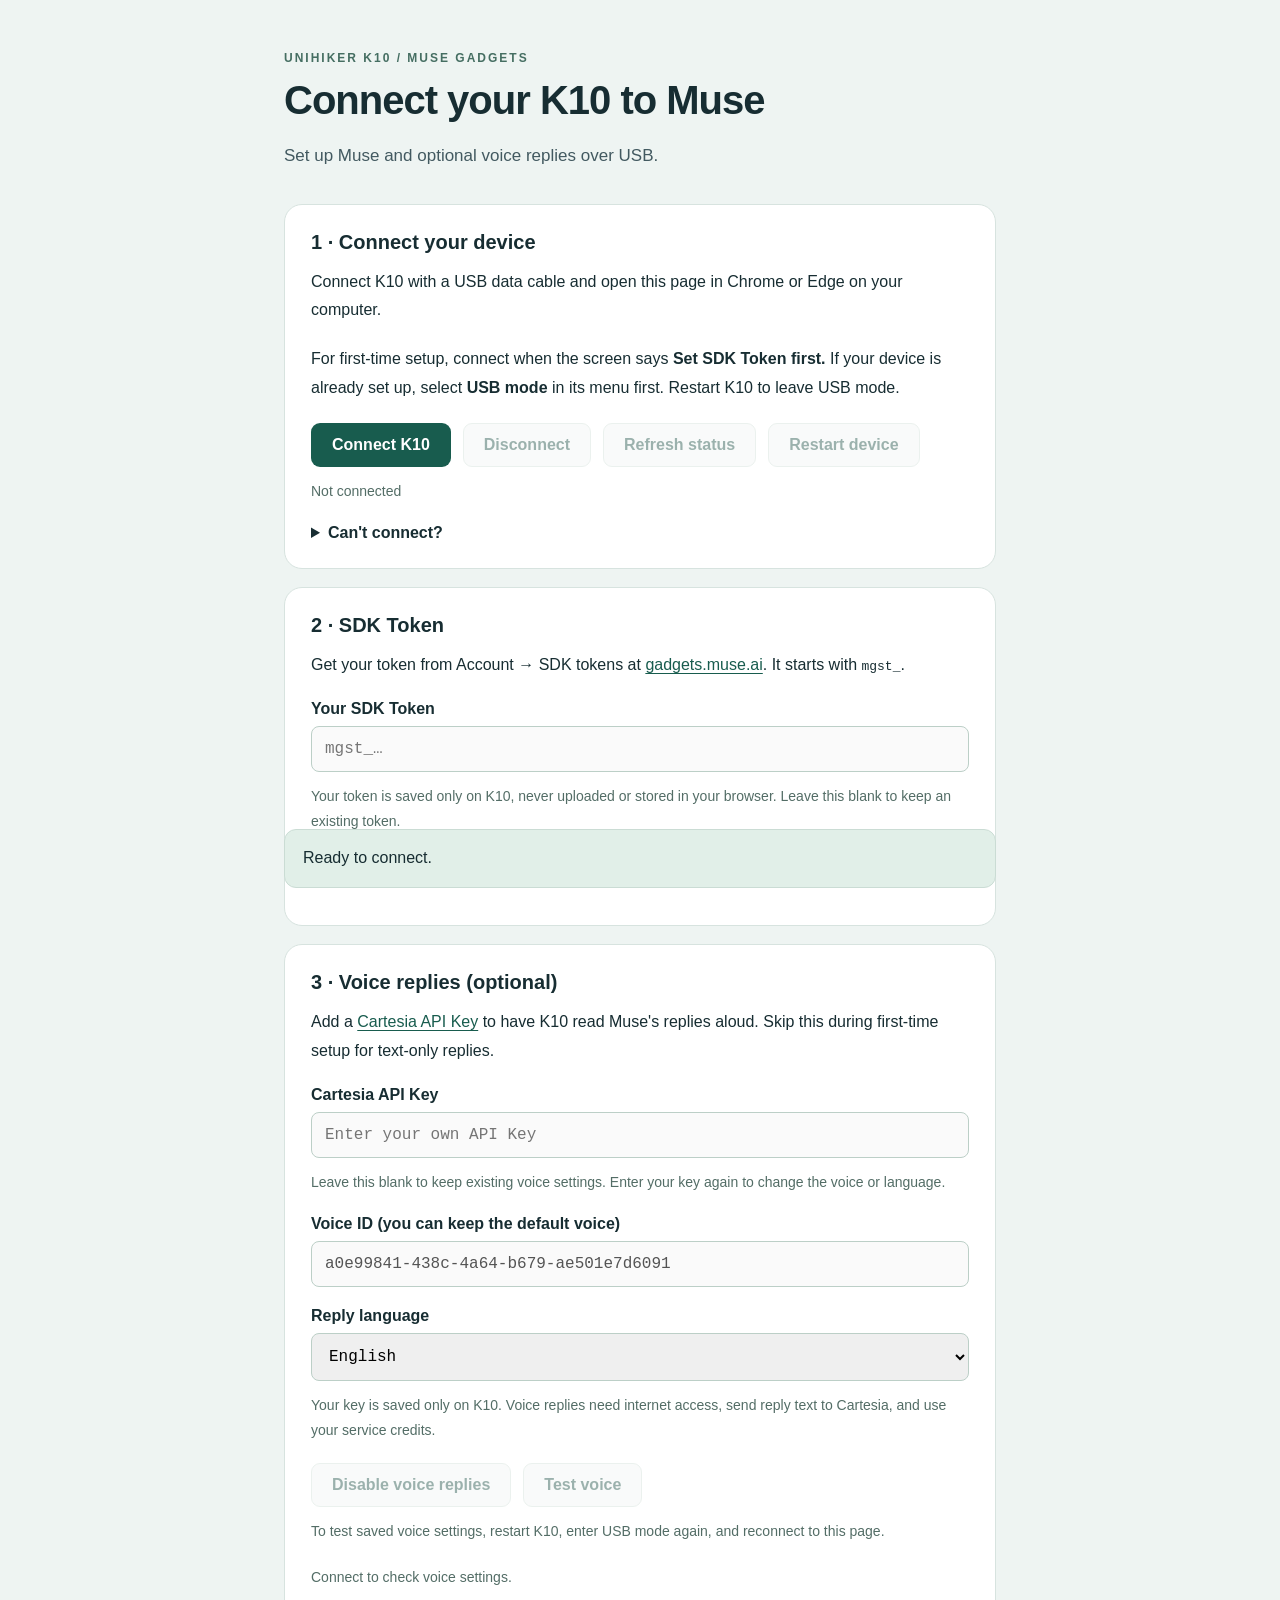
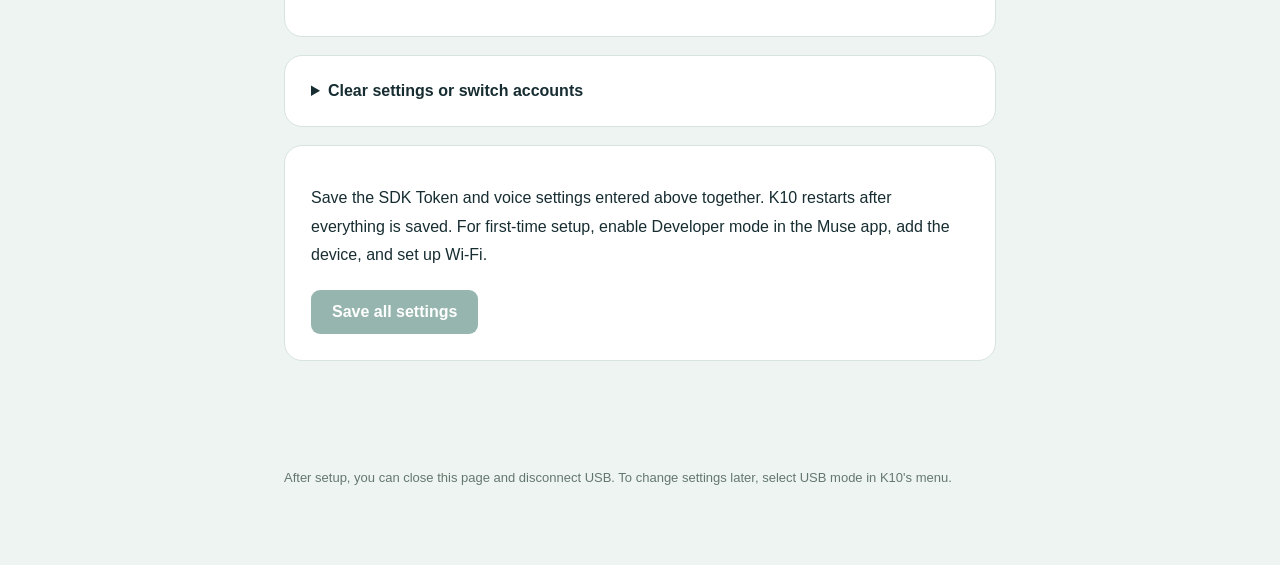
<file: esp32/tools/muse/usb-config/index.html>
<!doctype html>
<html lang="en">
<head>
  <meta charset="utf-8">
  <meta name="viewport" content="width=device-width,initial-scale=1">
  <meta http-equiv="Content-Security-Policy" content="default-src 'self'; script-src 'self'; style-src 'self'; connect-src 'none'; img-src 'self'; object-src 'none'; base-uri 'none'; form-action 'none'">
  <title>K10 · Muse USB Setup</title>
  <link rel="stylesheet" href="style.css">
  <script type="module" src="app.mjs"></script>
</head>
<body>
  <main>
    <span class="eyebrow">UNIHIKER K10 / MUSE GADGETS</span>
    <h1>Connect your K10 to Muse</h1>
    <p class="lead">Set up Muse and optional voice replies over USB.</p>
    <section class="card" aria-labelledby="connection-heading">
      <h2 id="connection-heading">1 · Connect your device</h2>
      <p>Connect K10 with a USB data cable and open this page in Chrome or Edge on your computer.</p>
      <p>For first-time setup, connect when the screen says <strong>Set SDK Token first.</strong> If your device is already set up, select <strong>USB mode</strong> in its menu first. Restart K10 to leave USB mode.</p>
      <div class="actions"><button id="connect">Connect K10</button><button id="disconnect" class="secondary" disabled>Disconnect</button><button id="status" class="secondary" disabled>Refresh status</button><button id="restart" class="secondary" disabled>Restart device</button></div>
      <p id="device" class="detail">Not connected</p>
      <details><summary>Can't connect?</summary><p>Close other pages or serial tools connected to K10, then try again. If you just flashed the firmware, release BOOT and press RESET once.</p></details>
    </section>
    <form id="config-form" autocomplete="off" novalidate>
      <section class="card" aria-labelledby="token-heading">
        <h2 id="token-heading">2 · SDK Token</h2>
        <p>Get your token from Account → SDK tokens at <a href="https://gadgets.muse.ai" target="_blank" rel="noopener noreferrer">gadgets.muse.ai</a>. It starts with <code>mgst_</code>.</p>
        <label for="token">Your SDK Token</label>
        <input id="token" name="sdk-token" type="password" autocomplete="off" spellcheck="false" autocapitalize="none" maxlength="48" placeholder="mgst_…" disabled aria-describedby="privacy">
        <p id="privacy" class="detail">Your token is saved only on K10, never uploaded or stored in your browser. Leave this blank to keep an existing token.</p>
        <p id="configuration" class="detail">Connect to check your settings.</p>
      </section>
      <section class="card" aria-labelledby="tts-heading">
        <h2 id="tts-heading">3 · Voice replies (optional)</h2>
        <p>Add a <a href="https://play.cartesia.ai/keys" target="_blank" rel="noopener noreferrer">Cartesia API Key</a> to have K10 read Muse's replies aloud. Skip this during first-time setup for text-only replies.</p>
        <label for="tts-key">Cartesia API Key</label>
        <input id="tts-key" type="password" autocomplete="off" spellcheck="false" autocapitalize="none" maxlength="255" placeholder="Enter your own API Key" disabled aria-describedby="tts-key-help">
        <p id="tts-key-help" class="detail">Leave this blank to keep existing voice settings. Enter your key again to change the voice or language.</p>
        <label for="tts-voice">Voice ID (you can keep the default voice)</label>
        <input id="tts-voice" type="text" value="a0e99841-438c-4a64-b679-ae501e7d6091" maxlength="36" spellcheck="false" disabled required>
        <label for="tts-language">Reply language</label>
        <select id="tts-language"><option value="en" selected>English</option><option value="zh">Chinese</option><option value="es">Spanish</option><option value="fr">French</option><option value="de">German</option><option value="ja">Japanese</option><option value="ko">Korean</option><option value="pt">Portuguese</option><option value="it">Italian</option></select>
        <p class="detail">Your key is saved only on K10. Voice replies need internet access, send reply text to Cartesia, and use your service credits.</p>
        <div class="actions"><button id="tts-clear" type="button" class="secondary" disabled>Disable voice replies</button><button id="tts-test" type="button" class="secondary" disabled>Test voice</button></div>
        <p class="detail">To test saved voice settings, restart K10, enter USB mode again, and reconnect to this page.</p>
        <p id="tts-configuration" class="detail">Connect to check voice settings.</p>
      </section>
    </form>
    <details class="card">
      <summary>Clear settings or switch accounts</summary>
      <p>Clearing only the SDK Token takes effect after a restart. Pairing, Wi-Fi, and voice settings are kept.</p>
      <p>Before switching accounts or giving the device to someone else, clear all user settings and remove the old device in the Muse app. This also clears Wi-Fi and your Cartesia key, so you will need to set up K10 again.</p>
      <div class="actions"><button id="clear" class="secondary" disabled>Clear SDK Token only</button><button id="factory" class="danger" disabled>Clear all user settings</button></div>
    </details>
    <section class="card" aria-label="Save settings">
      <p>Save the SDK Token and voice settings entered above together. K10 restarts after everything is saved. For first-time setup, enable Developer mode in the Muse app, add the device, and set up Wi-Fi.</p>
      <button id="save" type="submit" form="config-form" disabled>Save all settings</button>
    </section>
    <p id="notice" role="status" aria-live="polite">Ready to connect.</p>
    <footer>After setup, you can close this page and disconnect USB. To change settings later, select USB mode in K10's menu.</footer>
  </main>
</body>
</html>
</file>
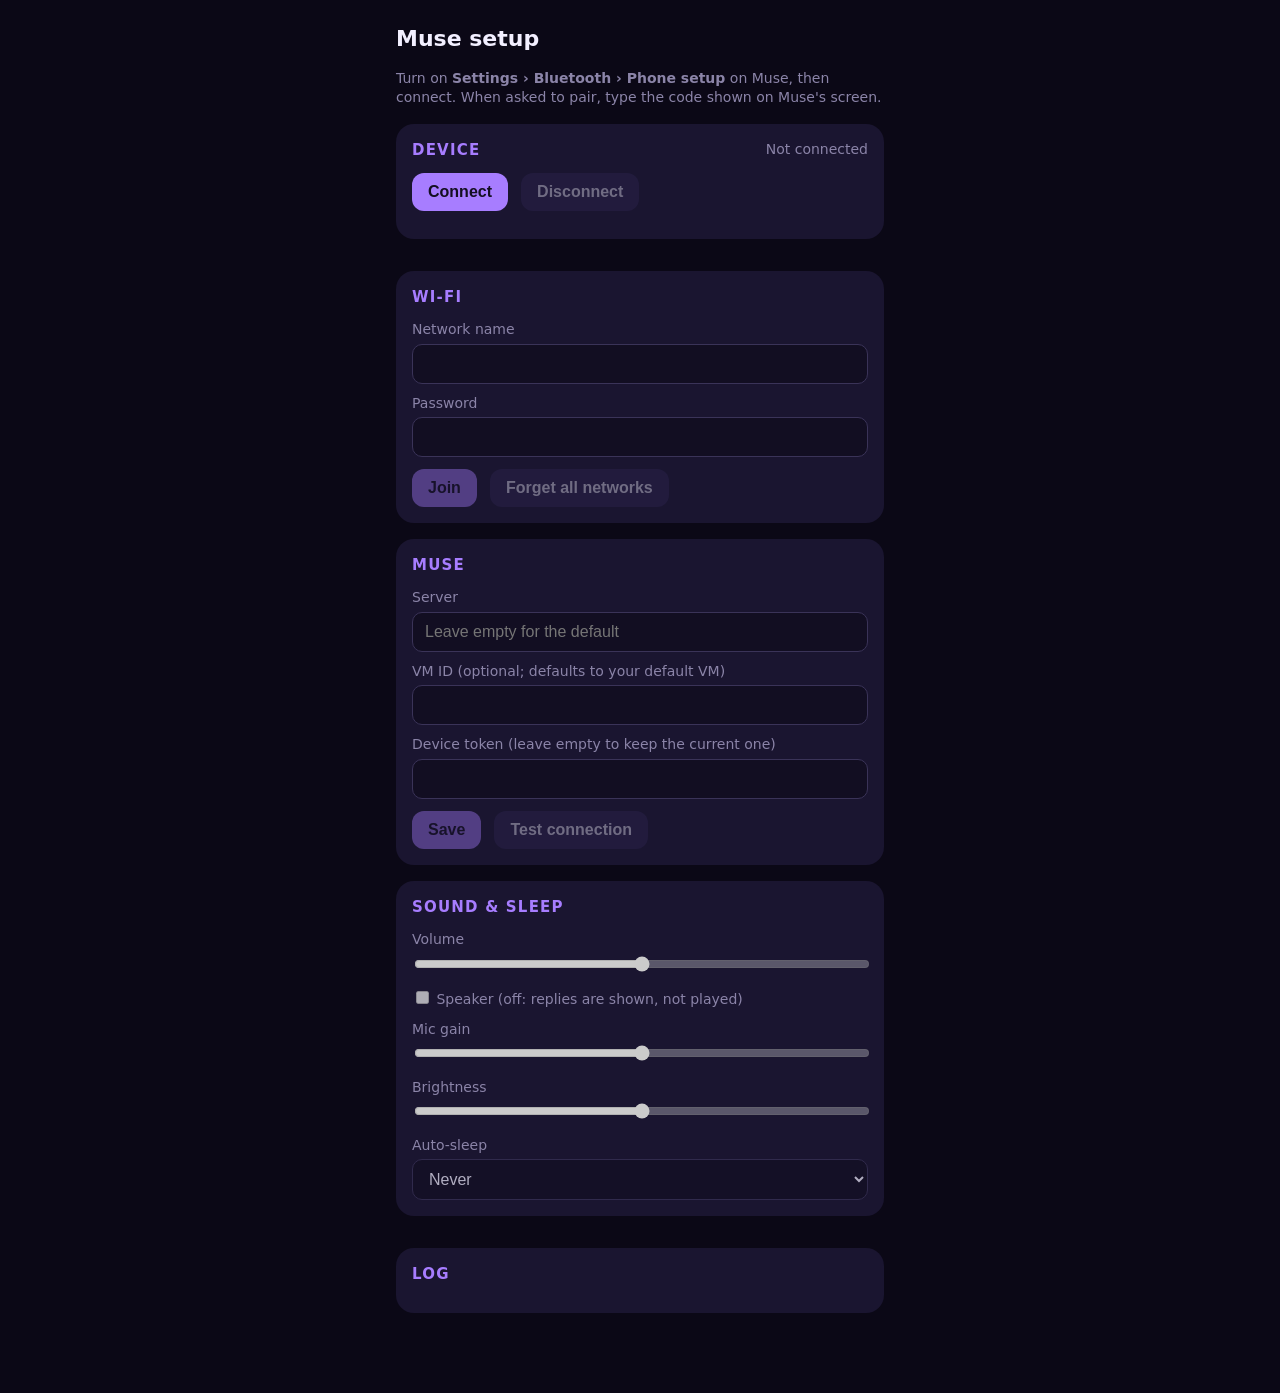
<file: esp32/tools/muse/ble_setup.html>
<!doctype html>
<!--
  Copyright (c) Meta Platforms, Inc. and affiliates.

  Licensed under the Apache License, Version 2.0 (the "License");
  you may not use this file except in compliance with the License.
  You may obtain a copy of the License at

      http://www.apache.org/licenses/LICENSE-2.0

  Unless required by applicable law or agreed to in writing, software
  distributed under the License is distributed on an "AS IS" BASIS,
  WITHOUT WARRANTIES OR CONDITIONS OF ANY KIND, either express or implied.
  See the License for the specific language governing permissions and
  limitations under the License.
-->
<!--
  Muse phone setup over Bluetooth LE (Web Bluetooth).

  1. On Muse: swipe left > Bluetooth > turn on "Phone setup" (no-touch boards:
     menu button > Phone setup).
  2. Serve this folder and open it in Chrome (desktop or Android):
       cd tools/muse && python3 -m http.server 8000   ->  http://localhost:8000/ble_setup.html
     Web Bluetooth needs https or localhost. iOS Safari lacks Web Bluetooth;
     use the Bluefy browser there.
  3. Connect, then enter the 6-digit code Muse shows when your OS asks to pair.
-->
<html lang="en">
<head>
<meta charset="utf-8">
<meta name="viewport" content="width=device-width, initial-scale=1">
<title>Muse setup</title>
<style>
  :root { --bg:#0b0816; --card:#1a1530; --accent:#a77dff; --text:#f2efff; --dim:#8b84a8; --ok:#6ff0bf; --bad:#ff5c5c; }
  * { box-sizing: border-box; }
  body { margin:0; background:var(--bg); color:var(--text); font:16px/1.4 system-ui, sans-serif; }
  main { max-width:520px; margin:0 auto; padding:24px 16px 64px; }
  h1 { font-size:22px; margin:0 0 4px; }
  h2 { font-size:15px; letter-spacing:.08em; text-transform:uppercase; color:var(--accent); margin:0 0 12px; }
  p.dim, .dim { color:var(--dim); font-size:14px; }
  section { background:var(--card); border-radius:18px; padding:16px; margin:16px 0; }
  label { display:block; font-size:14px; color:var(--dim); margin:10px 0 4px; }
  input[type=text], input[type=password], select {
    width:100%; padding:10px 12px; border-radius:10px; border:1px solid #3a3358;
    background:#120e22; color:var(--text); font-size:16px;
  }
  input[type=range] { width:100%; accent-color:var(--accent); }
  button {
    background:var(--accent); color:#140f22; border:0; border-radius:12px; padding:10px 16px;
    font-size:16px; font-weight:600; margin:12px 8px 0 0; cursor:pointer;
  }
  button.secondary { background:#2e2552; color:var(--text); }
  button:disabled { opacity:.4; cursor:default; }
  .row { display:flex; justify-content:space-between; gap:12px; }
  #log { font:13px/1.5 ui-monospace, monospace; white-space:pre-wrap; color:var(--dim); max-height:180px; overflow:auto; }
  .ok { color:var(--ok); } .bad { color:var(--bad); }
  fieldset { border:0; padding:0; margin:0; }
</style>
</head>
<body>
<main>
  <h1>Muse setup</h1>
  <p class="dim">Turn on <b>Settings &rsaquo; Bluetooth &rsaquo; Phone setup</b> on Muse, then connect.
     When asked to pair, type the code shown on Muse's screen.</p>

  <section>
    <div class="row"><h2 style="margin:0">Device</h2><span id="conn" class="dim">Not connected</span></div>
    <button id="connect">Connect</button>
    <button id="disconnect" class="secondary" disabled>Disconnect</button>
    <div id="status" class="dim" style="margin-top:12px"></div>
  </section>

  <fieldset id="controls" disabled>
    <section>
      <h2>Wi-Fi</h2>
      <label for="ssid">Network name</label>
      <input id="ssid" type="text" autocomplete="off" maxlength="32">
      <label for="pass">Password</label>
      <input id="pass" type="password" autocomplete="off" maxlength="64">
      <button id="wifi-join">Join</button>
      <button id="wifi-forget" class="secondary">Forget all networks</button>
    </section>

    <section>
      <h2>Muse</h2>
      <label for="host">Server</label>
      <input id="host" type="text" autocomplete="off" maxlength="63" placeholder="Leave empty for the default">
      <label for="vm">VM ID <span class="dim">(optional; defaults to your default VM)</span></label>
      <input id="vm" type="text" autocomplete="off" maxlength="63">
      <label for="token">Device token <span class="dim">(leave empty to keep the current one)</span></label>
      <input id="token" type="password" autocomplete="off" maxlength="1023">
      <button id="hatch-save">Save</button>
      <button id="hatch-test" class="secondary">Test connection</button>
    </section>

    <section>
      <h2>Sound &amp; sleep</h2>
      <label>Volume <span id="volume-v"></span></label>
      <input id="volume" type="range" min="0" max="100">
      <label><input id="speaker" type="checkbox"> Speaker <span class="dim">(off: replies are shown, not played)</span></label>
      <label>Mic gain <span id="mic-v"></span></label>
      <input id="mic" type="range" min="0" max="36" step="3">
      <label>Brightness <span id="bright-v"></span></label>
      <input id="bright" type="range" min="10" max="100">
      <label for="sleep">Auto-sleep</label>
      <select id="sleep">
        <option value="0">Never</option><option value="30">30 seconds</option><option value="60">1 minute</option>
        <option value="120">2 minutes</option><option value="300">5 minutes</option><option value="600">10 minutes</option>
      </select>
    </section>
  </fieldset>

  <section>
    <h2>Log</h2>
    <div id="log"></div>
  </section>
</main>

<script>
const SVC    = '4d757365-0001-4000-8000-6a6f6c6c7900';
const CMD    = '4d757365-0002-4000-8000-6a6f6c6c7900';
const STATUS = '4d757365-0003-4000-8000-6a6f6c6c7900';
const TOKEN_CHUNK = 180;   // stays well under the 512-byte attribute limit

const $ = id => document.getElementById(id);
let device, cmdChar, statusChar, queue = Promise.resolve();

function log(msg, cls) {
  const line = document.createElement('div');
  line.textContent = `${new Date().toLocaleTimeString()}  ${msg}`;
  if (cls) line.className = cls;
  $('log').prepend(line);
}

// Commands are serialized: each write waits for the previous one's response.
function send(cmd, value = '') {
  queue = queue.then(async () => {
    await cmdChar.writeValueWithResponse(new TextEncoder().encode(`${cmd}=${value}`));
  }).catch(e => log(`${cmd} failed: ${e.message}`, 'bad'));
  return queue;
}

async function refresh() {
  const s = JSON.parse(new TextDecoder().decode(await statusChar.readValue()));
  const w = s.wifi, h = s.hatch;
  $('conn').textContent = `${s.name} · fw ${s.fw}`;
  $('status').innerHTML =
    `Wi-Fi: <b>${w.on ? w.state : 'off'}</b>${w.ssid ? ` (${esc(w.ssid)}${w.ip ? `, ${w.ip}` : ''})` : ''}<br>` +
    `Muse: <b>${esc(h.state)}</b> · token ${h.token ? 'set' : 'not set'}<br>` +
    (s.battery >= 0 ? `Battery ${s.battery}%` : 'Battery: n/a');
  if (document.activeElement !== $('ssid') && !$('ssid').value) $('ssid').value = w.ssid;
  if (document.activeElement !== $('host')) $('host').value = h.host;
  if (document.activeElement !== $('vm')) $('vm').value = h.vm;
  setRange('volume', s.volume, v => `${v}%`);
  $('speaker').checked = s.speaker;
  setRange('mic', s.mic_gain, v => `${v} dB`);
  setRange('bright', s.brightness, v => `${v}%`);
  $('sleep').value = String(s.sleep);
}

function setRange(id, v, fmt) {
  if (document.activeElement !== $(id)) $(id).value = v;
  $(`${id}-v`).textContent = fmt($(id).value);
}

function esc(s) { return String(s).replace(/[&<>"]/g, c => `&#${c.charCodeAt(0)};`); }

async function connect() {
  device = await navigator.bluetooth.requestDevice({ filters: [{ namePrefix: 'MuseGadget-' }, { namePrefix: 'HomeLink-' }, { namePrefix: 'Muse-' }], optionalServices: [SVC] });
  device.addEventListener('gattserverdisconnected', () => {
    log('Disconnected');
    $('conn').textContent = 'Not connected';
    $('controls').disabled = true;
    $('connect').disabled = false;
    $('disconnect').disabled = true;
  });
  log(`Connecting to ${device.name}…`);
  const server = await device.gatt.connect();
  const svc = await server.getPrimaryService(SVC);
  cmdChar = await svc.getCharacteristic(CMD);
  statusChar = await svc.getCharacteristic(STATUS);
  // The first protected read triggers pairing: enter the code shown on Muse.
  log('Pairing: enter the code shown on Muse if asked');
  await refresh();
  await statusChar.startNotifications();
  statusChar.addEventListener('characteristicvaluechanged', e => {
    const msg = new TextDecoder().decode(e.target.value);
    log(msg, msg.includes('error') ? 'bad' : 'ok');
    refresh().catch(() => {});
  });
  log('Connected', 'ok');
  $('controls').disabled = false;
  $('connect').disabled = true;
  $('disconnect').disabled = false;
}

$('connect').onclick = () => {
  if (!navigator.bluetooth) { log('This browser has no Web Bluetooth. Use Chrome (or Bluefy on iOS).', 'bad'); return; }
  connect().catch(e => log(e.message, 'bad'));
};
$('disconnect').onclick = () => device?.gatt.disconnect();

$('wifi-join').onclick = async () => {
  const ssid = $('ssid').value.trim();
  if (!ssid) { log('Enter a network name', 'bad'); return; }
  send('wifi.ssid', ssid);
  if ($('pass').value) send('wifi.pass', $('pass').value);
  await send('wifi.connect');
  $('pass').value = '';
};
$('wifi-forget').onclick = () => { $('ssid').value = ''; send('wifi.forget'); };

$('hatch-save').onclick = async () => {
  send('hatch.host', $('host').value.trim());
  send('hatch.vm', $('vm').value.trim());
  const token = $('token').value.trim();
  for (let i = 0; i < token.length; i += TOKEN_CHUNK) {
    send(i ? 'hatch.token+' : 'hatch.token', token.slice(i, i + TOKEN_CHUNK));
  }
  await queue;
  $('token').value = '';
};
$('hatch-test').onclick = () => send('hatch.test');

for (const [id, cmd, fmt] of [['volume', 'volume', v => `${v}%`], ['mic', 'mic_gain', v => `${v} dB`],
                              ['bright', 'brightness', v => `${v}%`]]) {
  $(id).oninput = () => { $(`${id}-v`).textContent = fmt($(id).value); };
  $(id).onchange = () => send(cmd, $(id).value);
}
$('speaker').onchange = () => send('speaker', $('speaker').checked ? 1 : 0);
$('sleep').onchange = () => send('sleep', $('sleep').value);

// Keep Wi-Fi/Muse state fresh while connected.
setInterval(() => { if (device?.gatt.connected && !$('controls').disabled) refresh().catch(() => {}); }, 3000);
</script>
</body>
</html>
</file>
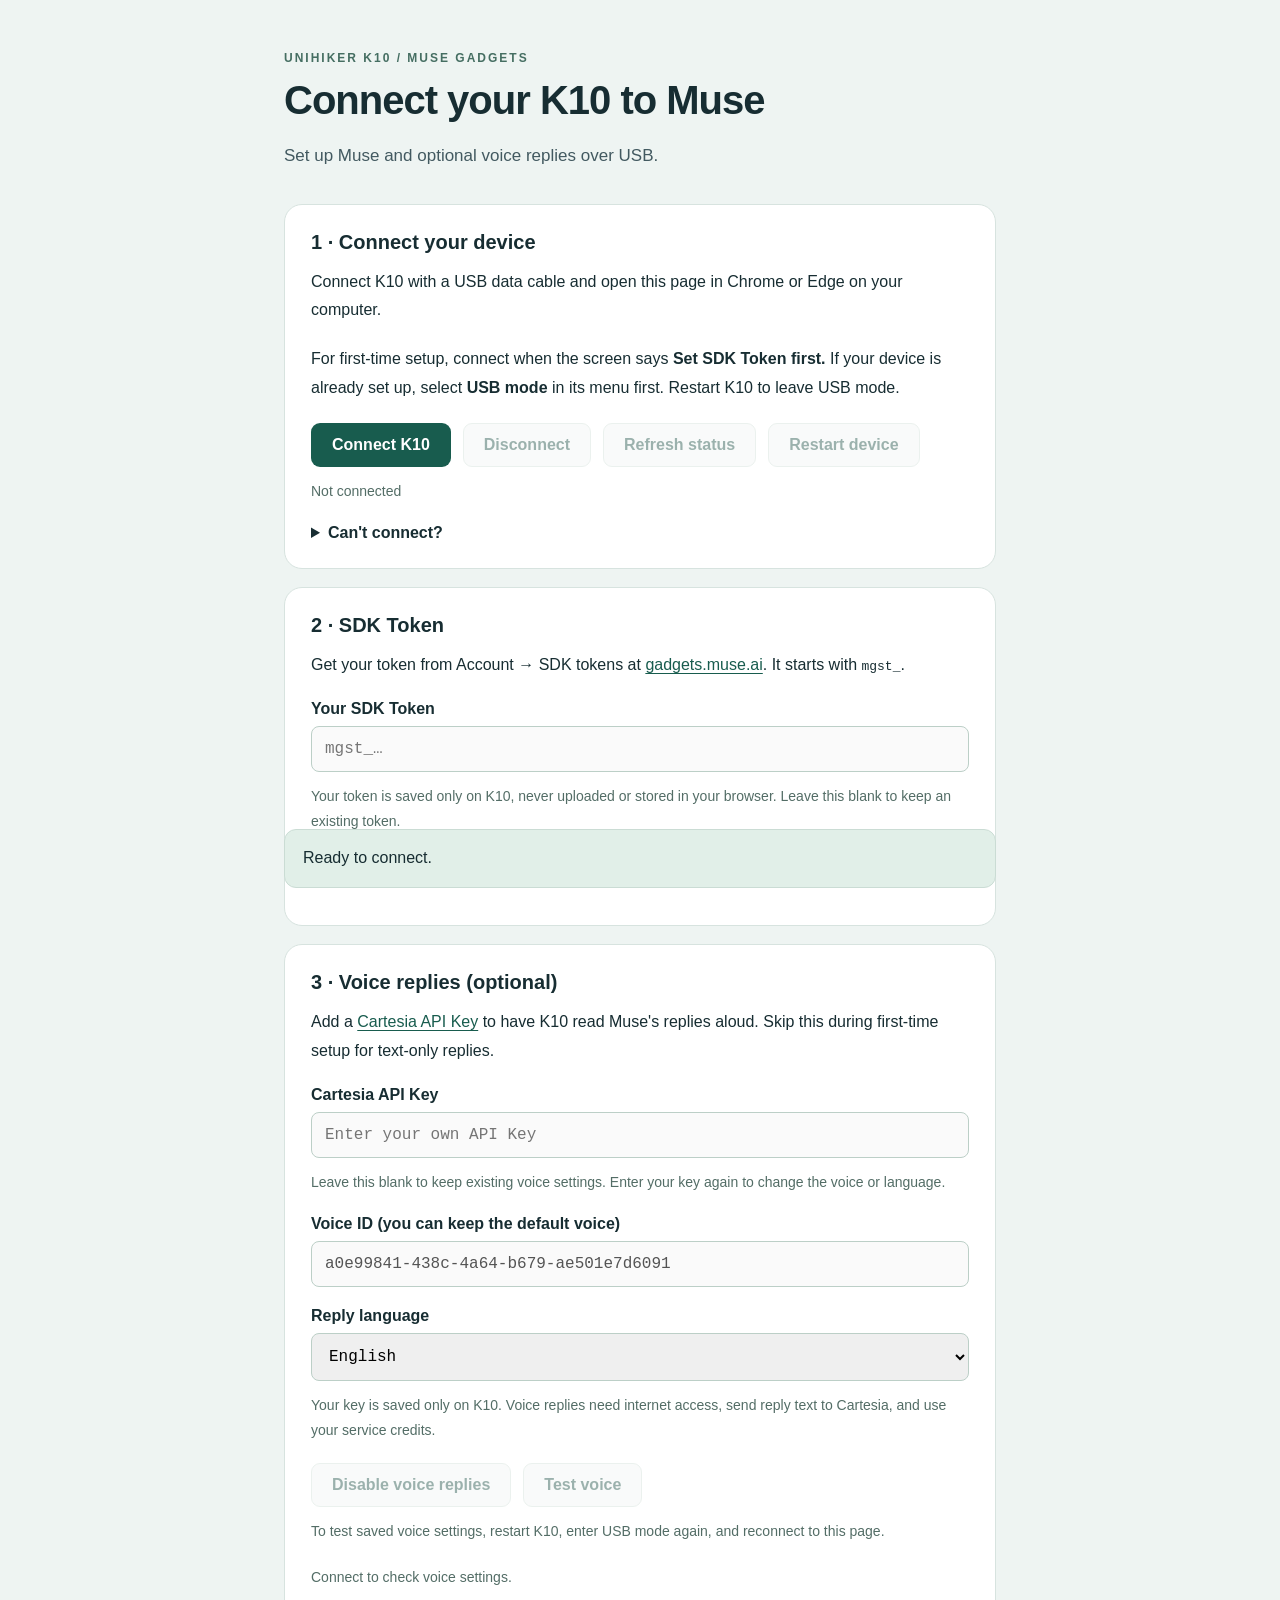
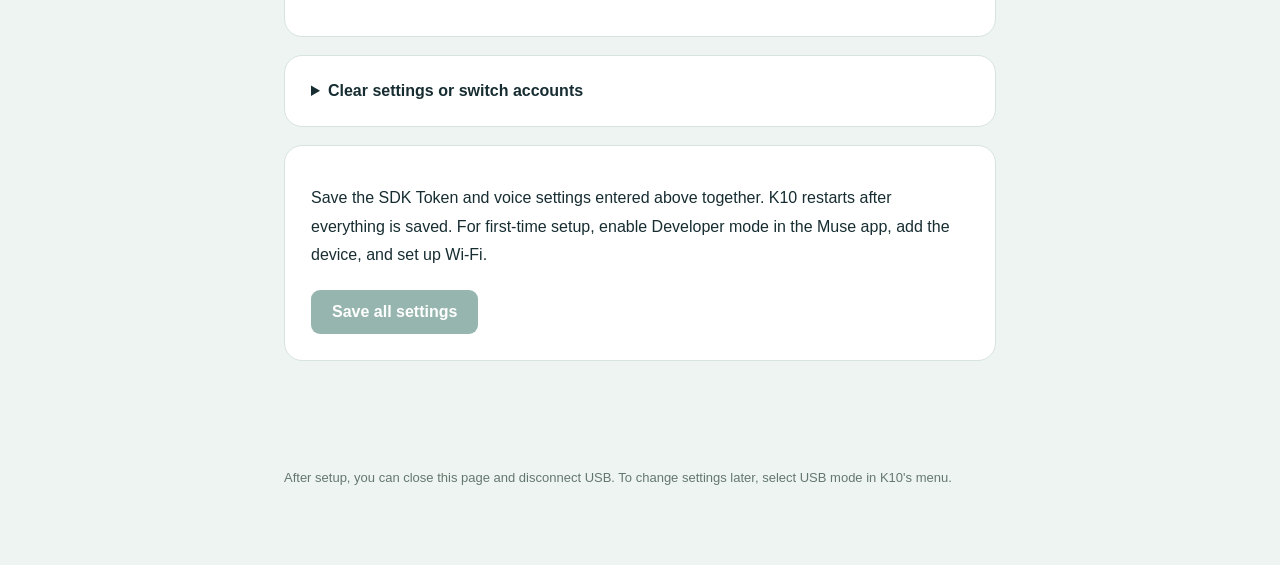
<file: esp32/tools/muse/usb-config/k10-usb-config.html>
<!doctype html>
<html lang="en">
<head>
  <meta charset="utf-8">
  <meta name="viewport" content="width=device-width,initial-scale=1">
  <meta http-equiv="Content-Security-Policy" content="default-src 'none'; script-src 'sha256-UCw382hB22oRfL59veFl6BXGtmw65fEN1YaI2W/i75g='; style-src 'sha256-NxlHndWp8SGZ2fyruJQV53F68//ydIw6eWxLr5dq3cQ='; connect-src 'none'; object-src 'none'; base-uri 'none'; form-action 'none'">
  <title>K10 · Muse USB Setup</title>
  <style>
:root { color-scheme: light; font-family: "Segoe UI", "Microsoft YaHei", sans-serif; color: #172d32; background: #eef4f2; }
* { box-sizing: border-box; }
body { margin: 0; }
main { width: min(760px, 100%); margin: 48px auto; padding: 0 24px; }
.eyebrow { color: #456e62; font-size: 12px; font-weight: 650; letter-spacing: 2px; }
h1 { font-size: clamp(28px, 5vw, 40px); letter-spacing: -1px; margin: 12px 0 18px; }
h2 { font-size: 20px; margin: 0 0 14px; }
p, footer { line-height: 1.8; }
.lead { font-size: 17px; color: #425960; margin-bottom: 32px; }
.card { padding: 26px; margin: 18px 0; background: white; border: 1px solid #d7e3df; border-radius: 18px; }
.card p { margin: 12px 0 20px; }
.actions { display: flex; flex-wrap: wrap; gap: 12px; }
button { font: inherit; font-weight: 600; border: 1px solid transparent; border-radius: 9px; background: #185c4e; color: white; padding: 12px 20px; cursor: pointer; }
button.secondary { background: #f2f6f4; color: #24554b; border-color: #d4e1db; }
button.danger { color: #9b3232; background: #fff4f4; border-color: #efd2d2; }
button:disabled { opacity: .45; cursor: not-allowed; }
button:focus-visible, input:focus-visible, summary:focus-visible { outline: 3px solid #8dbeb0; outline-offset: 3px; }
label { display: block; font-weight: 600; margin: 20px 0 8px; }
input, select { width: 100%; padding: 13px; font: 16px ui-monospace, monospace; border: 1px solid #bccfc7; border-radius: 8px; }
.detail { font-size: 14px; color: #536d66; overflow-wrap: anywhere; }
a { color: #185c4e; text-underline-offset: 3px; }
summary { cursor: pointer; font-weight: 600; }
#notice { position: sticky; bottom: 12px; border: 1px solid #cadcd4; padding: 14px 18px; background: #e1efe8; border-radius: 12px; }
#notice.error { color: #8a2c2c; background: #fff1f1; border-color: #ebcccc; }
footer { font-size: 13px; color: #64776f; padding: 12px 0 24px; }
@media (max-width: 520px) { main { margin-top: 28px; padding: 0 16px; } .card { padding: 20px; } button { flex-grow: 1; } }
</style>
  
</head>
<body>
  <main>
    <span class="eyebrow">UNIHIKER K10 / MUSE GADGETS</span>
    <h1>Connect your K10 to Muse</h1>
    <p class="lead">Set up Muse and optional voice replies over USB.</p>
    <section class="card" aria-labelledby="connection-heading">
      <h2 id="connection-heading">1 · Connect your device</h2>
      <p>Connect K10 with a USB data cable and open this page in Chrome or Edge on your computer.</p>
      <p>For first-time setup, connect when the screen says <strong>Set SDK Token first.</strong> If your device is already set up, select <strong>USB mode</strong> in its menu first. Restart K10 to leave USB mode.</p>
      <div class="actions"><button id="connect">Connect K10</button><button id="disconnect" class="secondary" disabled>Disconnect</button><button id="status" class="secondary" disabled>Refresh status</button><button id="restart" class="secondary" disabled>Restart device</button></div>
      <p id="device" class="detail">Not connected</p>
      <details><summary>Can't connect?</summary><p>Close other pages or serial tools connected to K10, then try again. If you just flashed the firmware, release BOOT and press RESET once.</p></details>
    </section>
    <form id="config-form" autocomplete="off" novalidate>
      <section class="card" aria-labelledby="token-heading">
        <h2 id="token-heading">2 · SDK Token</h2>
        <p>Get your token from Account → SDK tokens at <a href="https://gadgets.muse.ai" target="_blank" rel="noopener noreferrer">gadgets.muse.ai</a>. It starts with <code>mgst_</code>.</p>
        <label for="token">Your SDK Token</label>
        <input id="token" name="sdk-token" type="password" autocomplete="off" spellcheck="false" autocapitalize="none" maxlength="48" placeholder="mgst_…" disabled aria-describedby="privacy">
        <p id="privacy" class="detail">Your token is saved only on K10, never uploaded or stored in your browser. Leave this blank to keep an existing token.</p>
        <p id="configuration" class="detail">Connect to check your settings.</p>
      </section>
      <section class="card" aria-labelledby="tts-heading">
        <h2 id="tts-heading">3 · Voice replies (optional)</h2>
        <p>Add a <a href="https://play.cartesia.ai/keys" target="_blank" rel="noopener noreferrer">Cartesia API Key</a> to have K10 read Muse's replies aloud. Skip this during first-time setup for text-only replies.</p>
        <label for="tts-key">Cartesia API Key</label>
        <input id="tts-key" type="password" autocomplete="off" spellcheck="false" autocapitalize="none" maxlength="255" placeholder="Enter your own API Key" disabled aria-describedby="tts-key-help">
        <p id="tts-key-help" class="detail">Leave this blank to keep existing voice settings. Enter your key again to change the voice or language.</p>
        <label for="tts-voice">Voice ID (you can keep the default voice)</label>
        <input id="tts-voice" type="text" value="a0e99841-438c-4a64-b679-ae501e7d6091" maxlength="36" spellcheck="false" disabled required>
        <label for="tts-language">Reply language</label>
        <select id="tts-language"><option value="en" selected>English</option><option value="zh">Chinese</option><option value="es">Spanish</option><option value="fr">French</option><option value="de">German</option><option value="ja">Japanese</option><option value="ko">Korean</option><option value="pt">Portuguese</option><option value="it">Italian</option></select>
        <p class="detail">Your key is saved only on K10. Voice replies need internet access, send reply text to Cartesia, and use your service credits.</p>
        <div class="actions"><button id="tts-clear" type="button" class="secondary" disabled>Disable voice replies</button><button id="tts-test" type="button" class="secondary" disabled>Test voice</button></div>
        <p class="detail">To test saved voice settings, restart K10, enter USB mode again, and reconnect to this page.</p>
        <p id="tts-configuration" class="detail">Connect to check voice settings.</p>
      </section>
    </form>
    <details class="card">
      <summary>Clear settings or switch accounts</summary>
      <p>Clearing only the SDK Token takes effect after a restart. Pairing, Wi-Fi, and voice settings are kept.</p>
      <p>Before switching accounts or giving the device to someone else, clear all user settings and remove the old device in the Muse app. This also clears Wi-Fi and your Cartesia key, so you will need to set up K10 again.</p>
      <div class="actions"><button id="clear" class="secondary" disabled>Clear SDK Token only</button><button id="factory" class="danger" disabled>Clear all user settings</button></div>
    </details>
    <section class="card" aria-label="Save settings">
      <p>Save the SDK Token and voice settings entered above together. K10 restarts after everything is saved. For first-time setup, enable Developer mode in the Muse app, add the device, and set up Wi-Fi.</p>
      <button id="save" type="submit" form="config-form" disabled>Save all settings</button>
    </section>
    <p id="notice" role="status" aria-live="polite">Ready to connect.</p>
    <footer>After setup, you can close this page and disconnect USB. To change settings later, select USB mode in K10's menu.</footer>
  </main>
<script>
(() => {
"use strict";
function validToken(token) {
  return typeof token === 'string' && /^mgst_[A-Za-z0-9_-]{42}[AEIMQUYcgkosw048]$/.test(token);
}

function validTtsConfig(config) {
  return !!config && typeof config.api_key === 'string' && /^[A-Za-z0-9_-]{16,255}$/.test(config.api_key)
    && /^[0-9a-f]{8}-[0-9a-f]{4}-[0-9a-f]{4}-[0-9a-f]{4}-[0-9a-f]{12}$/i.test(config.voice)
    && /^[a-z]{2}$/.test(config.language);
}

// Validate every field before the first write; restart only after every ACK.
async function saveConfiguration(client, { token = '', tts = null }) {
  const saved = [];
  try {
    if (token && !validToken(token)) throw new Error('invalid_token');
    if (tts && !client.ttsSupported) throw new Error('tts_unsupported');
    if (tts && !validTtsConfig(tts)) throw new Error('invalid_tts');
    if (!token && !tts) throw new Error('no_changes');
    if (token) {
      const pending = client.request('save', token); token = '';
      await pending; saved.push('SDK Token');
    }
    if (tts) {
      const pending = client.request('tts.save', tts); tts.api_key = '';
      await pending; saved.push('voice settings');
    }
    try { await client.request('restart'); }
    catch (error) { error.restartFailed = true; throw error; }
    try { await client.disconnect(); } catch { /* Restart was already accepted. */ }
    return saved;
  } catch (error) {
    error.saved = saved;
    throw error;
  } finally {
    token = '';
    if (tts) tts.api_key = '';
  }
}

// This protocol never returns credentials. Non-protocol logs are discarded.
class SerialClient {
  constructor(serial, onDisconnect = () => {}, timeoutMs = 45000) {
    this.serial = serial;
    this.onDisconnect = onDisconnect;
    this.timeoutMs = timeoutMs;
    this.port = null;
    this.reader = null;
    this.pending = null;
    this.counter = 0;
    this.ttsSupported = false;
    this.verified = false;
  }

  async connect() {
    if (this.port) throw new Error('already_connected');
    const port = await this.serial.requestPort({ filters: [{ usbVendorId: 0x303a, usbProductId: 0x1001 }] });
    await port.open({ baudRate: 115200, flowControl: 'none' });
    // Leave DTR/RTS untouched: the S3 uses CDC control-line transitions to reset.
    this.port = port;
    this.readTask = this.readLoop(port);
    try {
      const deadline = Date.now() + this.timeoutMs;
      let status;
      for (;;) {
        try { status = await this.request('status'); break; }
        catch (error) {
          if (error.message !== 'busy' || Date.now() >= deadline) throw error;
          // Boot/network work may briefly own the setup gate. No write is retried.
          await new Promise(resolve => setTimeout(resolve, 1000));
        }
      }
      if (!/UNIHIKER K10/.test(status.board || '')) throw new Error('wrong_board');
      if (status.runtime_only !== true) throw new Error('private_firmware');
      this.verified = true;
      this.ttsSupported = status.tts_supported === true;
      return status;
    } catch (error) {
      await this.disconnect();
      throw error;
    }
  }

  abort(error) {
    if (this.pending) {
      const pending = this.pending;
      this.pending = null;
      clearTimeout(pending.timer);
      pending.reject(new Error(error));
    }
  }

  acceptLine(line) {
    if (!line.startsWith('@sdk.config ')) return;
    let response;
    try { response = JSON.parse(line.slice(12)); } catch { return; }
    if (response.v !== 1 || !this.pending || response.id !== this.pending.id ||
        typeof response.ok !== 'boolean') return;
    const pending = this.pending;
    this.pending = null;
    clearTimeout(pending.timer);
    if (response.ok) pending.resolve(response);
    else pending.reject(new Error(['busy', 'invalid_token', 'invalid_request', 'storage_error', 'invalid_tts', 'tts_not_configured', 'wifi_offline', 'restart_required', 'speaker_off'].includes(response.error)
      ? response.error : 'device_error'));
  }

  async readLoop(port) {
    const reader = port.readable.getReader();
    this.reader = reader;
    const decoder = new TextDecoder();
    let buffer = '';
    try {
      for (;;) {
        const { value, done } = await reader.read();
        if (done) break;
        buffer += decoder.decode(value, { stream: true });
        let end;
        while ((end = buffer.indexOf('\n')) >= 0) {
          this.acceptLine(buffer.slice(0, end).replace(/\r$/, ''));
          buffer = buffer.slice(end + 1);
        }
        if (buffer.length > 8192) buffer = ''; // Bound camera/log lines.
      }
    } catch { /* No raw log or platform error gets displayed. */ }
    finally {
      reader.releaseLock();
      this.reader = null;
      this.verified = false;
      this.ttsSupported = false;
      if (this.port === port) this.port = null;
      this.abort('disconnected');
      try { await port.close(); } catch { /* USB may already have disappeared. */ }
      this.onDisconnect();
    }
  }

  async request(op, token) {
    if (!this.port?.writable) throw new Error('disconnected');
    if (op !== 'status' && !this.verified) throw new Error('wrong_board');
    if (this.pending) throw new Error('busy');
    if (op === 'save' && !validToken(token)) throw new Error('invalid_token');
    if (op.startsWith('tts.') && !this.ttsSupported) throw new Error('tts_unsupported');
    if (op === 'tts.save' && !validTtsConfig(token)) throw new Error('invalid_tts');
    const id = `${Date.now().toString(36)}_${++this.counter}`;
    const fields = op === 'tts.save' ? { api_key: token.api_key, voice: token.voice, language: token.language } : {};
    let payload = `>sdk.config=${JSON.stringify({ id, op, ...(op === 'save' ? { token } : {}), ...fields })}\n`;
    fields.api_key = undefined;
    const port = this.port;
    const promise = new Promise((resolve, reject) => {
      this.pending = { id, resolve, reject, timer: setTimeout(() => this.abort('timeout'), this.timeoutMs) };
    });
    // Attach a handler immediately: disconnect may happen before writer.write returns.
    promise.catch(() => {});
    let writer;
    try {
      writer = port.writable.getWriter();
      // In normal mode the K10 has no RX task; even the OS write may stall.
      // The protocol deadline must cover the write as well as the reply.
      await Promise.race([writer.write(new TextEncoder().encode(payload)), promise]);
    } catch { this.abort('write_error'); }
    finally { writer?.releaseLock(); payload = ''; token = undefined; }
    return promise;
  }

  async disconnect() {
    this.abort('disconnected');
    if (this.reader) {
      try { await this.reader.cancel(); } catch { /* Already gone. */ }
    }
    await this.readTask;
  }
}
const $ = id => document.getElementById(id);
const messages = {
  busy: 'The device is busy. Please try again shortly.',
  invalid_token: 'Invalid SDK Token. Copy the complete 48-character token from gadgets.muse.ai.',
  invalid_request: 'Unable to complete this action. Update the K10 firmware and try again.',
  storage_error: 'Settings could not be saved. Reconnect and try again.',
  timeout: 'K10 is not responding. Wait for startup, or enter USB mode if it is already set up. Close other connected pages or serial tools and try again.',
  disconnected: 'Device disconnected. To continue setup, enter USB mode in the K10 menu and reconnect.',
  wrong_board: 'UNIHIKER K10 was not detected. Setup has stopped.',
  private_firmware: 'This firmware does not support web setup. Update the K10 firmware.',
  write_error: 'USB write failed. Reconnect your device.',
  invalid_tts: 'Enter a valid Cartesia API Key, 36-character Voice ID, and language.',
  tts_not_configured: 'Voice is not enabled. Enter your voice settings, choose Save all settings, and reconnect after K10 restarts to test.',
  tts_unsupported: 'This firmware does not support voice settings. Update the K10 firmware.',
  wifi_offline: 'K10 is offline. Set up Wi-Fi in the Muse app first.',
  restart_required: 'Restart K10 to apply the voice settings first.',
  speaker_off: 'The speaker is off. Enable it in the K10 menu first.',
  no_changes: 'Enter an SDK Token or voice settings to save.',
};
let busy = false;
let client;
let deviceStatus;
function notice(text, error = false) {
  $('notice').textContent = text;
  $('notice').classList.toggle('error', error);
}
function controls() {
  const connected = !!client?.verified;
  $('connect').disabled = busy || connected || !navigator.serial || !isSecureContext;
  $('disconnect').disabled = busy || !connected;
  for (const id of ['save', 'clear', 'factory', 'restart', 'status', 'token']) $(id).disabled = busy || !connected;
  $('tts-language').disabled = busy;
  for (const id of ['tts-key', 'tts-voice', 'tts-clear', 'tts-test']) $(id).disabled = busy || !connected || !client.ttsSupported;
}
function showStatus(status, fillInputs = false) {
  deviceStatus = status;
  $('device').textContent = `Connected · ${status.board}`;
  $('configuration').textContent = status.configured
    ? (status.restart_required ? 'SDK Token saved. Restart K10 to apply it.' : 'SDK Token is set. You can pair K10 in the Muse app.')
    : (status.restart_required ? 'SDK Token cleared. Restart K10 to apply the change.' : 'No SDK Token is set.');
  const voiceStates = { idle: 'Voice replies are enabled.', connecting: 'Connecting to the voice service…', buffering: 'Preparing audio…',
    playing: 'Playing audio.', done: 'Audio playback finished.', error: 'Voice playback failed. Check your connection, API Key, and service credits.' };
  $('tts-configuration').textContent = status.tts_supported !== true ? 'This firmware does not support voice settings. Update the K10 firmware.'
    : status.tts_storage_ok === false ? 'Unable to read voice settings. Save them again.'
    : status.tts_restart_required ? 'Voice settings changed. Restart K10 to apply them.'
    : status.tts_configured ? (voiceStates[status.tts_state] || 'Voice replies are enabled.')
    : 'Voice is off. Replies are shown as text only.';
  if (fillInputs && status.tts_voice) $('tts-voice').value = status.tts_voice;
  if (fillInputs && status.tts_language) $('tts-language').value = status.tts_language;
}
async function operation(fn) {
  if (busy) return;
  busy = true; controls();
  notice('Communicating with K10. Keep USB connected…');
  try { await fn(); }
  catch (error) {
    notice(error.name === 'NotFoundError' ? 'Device selection cancelled.' : (messages[error.message] || 'Unable to connect. Check the USB data cable and close other connected pages or serial tools.'), true);
  } finally { busy = false; controls(); }
}
client = new SerialClient(navigator.serial, () => {
  deviceStatus = null;
  $('device').textContent = 'Device disconnected';
  $('configuration').textContent = 'Reconnect to check your settings.';
  $('token').value = '';
  controls();
  $('tts-key').value = '';
  $('tts-configuration').textContent = 'Reconnect to check voice settings.';
});
$('connect').onclick = () => operation(async () => {
  showStatus(await client.connect(), true); notice('Connected to K10.');
});
$('disconnect').onclick = () => operation(async () => {
  await client.disconnect(); notice('Disconnected.');
});
$('status').onclick = () => operation(async () => {
  showStatus(await client.request('status')); notice('Device status updated.');
});
$('config-form').onsubmit = event => {
  event.preventDefault();
  if (busy || !client.verified) return;
  let token = $('token').value.trim();
  let tts = { api_key: $('tts-key').value.trim(), voice: $('tts-voice').value.trim(), language: $('tts-language').value };
  if (token && !validToken(token)) { notice(messages.invalid_token, true); return; }
  if (tts.api_key && !validTtsConfig(tts)) { notice(messages.invalid_tts, true); return; }
  if (!tts.api_key && deviceStatus?.tts_configured &&
      (tts.voice !== deviceStatus.tts_voice || tts.language !== deviceStatus.tts_language)) {
    notice('To change the voice or language, enter your Cartesia API Key again, then save all settings.', true);
    return;
  }
  if (!token && !tts.api_key) { notice(messages.no_changes, true); return; }
  if (!tts.api_key) tts = null;
  $('token').value = '';
  $('tts-key').value = '';
  operation(async () => {
    const pending = saveConfiguration(client, { token, tts }); token = ''; tts = null;
    try {
      const saved = await pending;
      $('configuration').textContent = 'Your settings have been saved.';
      notice(`${saved.join(' and ')} saved. K10 is restarting. For first-time setup, enable Developer mode in the Muse app, add K10, and set up Wi-Fi.`);
    } catch (error) {
      if (error.restartFailed) {
        notice('All settings were saved, but the restart could not be confirmed. If K10 has not restarted, press RESET once.', true);
      } else if (error.saved?.length) {
        notice(`${error.saved.join(' and ')} saved. The remaining settings could not be confirmed, so no restart was requested. Reconnect, check the status, and save the remaining settings.`, true);
      } else throw error;
    }
  });
};
$('restart').onclick = () => operation(async () => {
  await client.request('restart'); await client.disconnect();
  notice('K10 is restarting. To continue setup, enter USB mode again and reconnect.');
});
$('tts-clear').onclick = () => operation(async () => {
  showStatus(await client.request('tts.clear')); $('tts-key').value = '';
  notice('Voice settings cleared. Choose Restart device to apply the change. Pairing and Wi-Fi are kept.');
});
$('tts-test').onclick = () => operation(async () => {
  showStatus(await client.request('tts.test'));
  notice('Preparing the voice test. Listen to K10, then choose Refresh status to check the result.');
});
$('clear').onclick = () => {
  if (!confirm('Clear the SDK Token on this device? Muse pairing and Wi-Fi will be kept. Restart K10 to apply the change.')) return;
  operation(async () => { showStatus(await client.request('clear')); notice('SDK Token cleared. Restart K10 to apply the change.'); });
};
$('factory').onclick = () => {
  if (!confirm('Clear the SDK Token, Cartesia key, Muse pairing, and Wi-Fi, then restart? You will need to set up K10 again.')) return;
  operation(async () => {
    await client.request('factory'); await client.disconnect();
    notice('All user settings were cleared and a restart was requested. Reconnect and enter your SDK Token.');
  });
};
if (!isSecureContext) notice('Open this page from an HTTPS website or localhost.', true);
else if (!navigator.serial) notice('This browser does not support USB serial connections. Use Chrome or Edge on a computer.', true);
controls();
})();
</script>
</body>
</html>
</file>
<file: esp32/tools/muse/usb-config/style.css>
:root { color-scheme: light; font-family: "Segoe UI", "Microsoft YaHei", sans-serif; color: #172d32; background: #eef4f2; }
* { box-sizing: border-box; }
body { margin: 0; }
main { width: min(760px, 100%); margin: 48px auto; padding: 0 24px; }
.eyebrow { color: #456e62; font-size: 12px; font-weight: 650; letter-spacing: 2px; }
h1 { font-size: clamp(28px, 5vw, 40px); letter-spacing: -1px; margin: 12px 0 18px; }
h2 { font-size: 20px; margin: 0 0 14px; }
p, footer { line-height: 1.8; }
.lead { font-size: 17px; color: #425960; margin-bottom: 32px; }
.card { padding: 26px; margin: 18px 0; background: white; border: 1px solid #d7e3df; border-radius: 18px; }
.card p { margin: 12px 0 20px; }
.actions { display: flex; flex-wrap: wrap; gap: 12px; }
button { font: inherit; font-weight: 600; border: 1px solid transparent; border-radius: 9px; background: #185c4e; color: white; padding: 12px 20px; cursor: pointer; }
button.secondary { background: #f2f6f4; color: #24554b; border-color: #d4e1db; }
button.danger { color: #9b3232; background: #fff4f4; border-color: #efd2d2; }
button:disabled { opacity: .45; cursor: not-allowed; }
button:focus-visible, input:focus-visible, summary:focus-visible { outline: 3px solid #8dbeb0; outline-offset: 3px; }
label { display: block; font-weight: 600; margin: 20px 0 8px; }
input, select { width: 100%; padding: 13px; font: 16px ui-monospace, monospace; border: 1px solid #bccfc7; border-radius: 8px; }
.detail { font-size: 14px; color: #536d66; overflow-wrap: anywhere; }
a { color: #185c4e; text-underline-offset: 3px; }
summary { cursor: pointer; font-weight: 600; }
#notice { position: sticky; bottom: 12px; border: 1px solid #cadcd4; padding: 14px 18px; background: #e1efe8; border-radius: 12px; }
#notice.error { color: #8a2c2c; background: #fff1f1; border-color: #ebcccc; }
footer { font-size: 13px; color: #64776f; padding: 12px 0 24px; }
@media (max-width: 520px) { main { margin-top: 28px; padding: 0 16px; } .card { padding: 20px; } button { flex-grow: 1; } }
</file>
